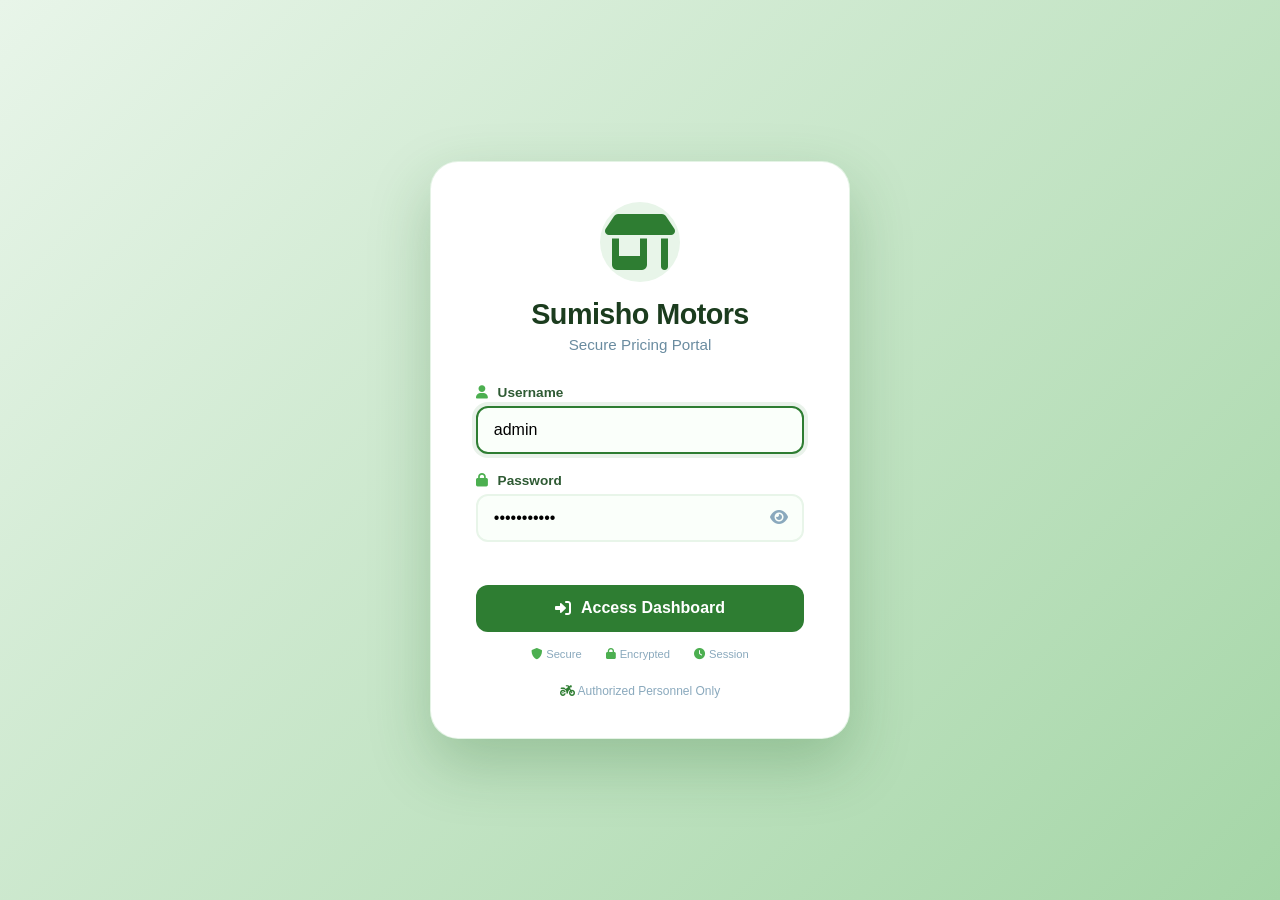
<file: index.html>
<!-- login.html -->
<!DOCTYPE html>
<html lang="en">
<head>
  <meta charset="UTF-8">
  <meta name="viewport" content="width=device-width, initial-scale=1.0">
  <title>Sumisho Motors · Login</title>
  <link rel="stylesheet" href="https://cdnjs.cloudflare.com/ajax/libs/font-awesome/6.0.0-beta3/css/all.min.css">
  <style>
    * {
      margin: 0;
      padding: 0;
      box-sizing: border-box;
      font-family: 'Inter', -apple-system, BlinkMacSystemFont, 'Segoe UI', Roboto, sans-serif;
    }

    body {
      background: linear-gradient(135deg, #e8f5e9 0%, #a5d6a7 100%);
      min-height: 100vh;
      display: flex;
      justify-content: center;
      align-items: center;
      padding: 1.5rem;
    }

    .login-container {
      background: white;
      border-radius: 28px;
      padding: 2.5rem 2.8rem;
      max-width: 420px;
      width: 100%;
      box-shadow: 0 25px 60px rgba(27, 94, 32, 0.25);
      border: 1px solid rgba(76, 175, 80, 0.15);
      animation: slideUp 0.5s ease;
    }

    @keyframes slideUp {
      from { opacity: 0; transform: translateY(30px); }
      to { opacity: 1; transform: translateY(0); }
    }

    .login-header {
      text-align: center;
      margin-bottom: 2rem;
    }

    .login-header .icon {
      font-size: 3.5rem;
      color: #2e7d32;
      background: #e8f5e9;
      width: 80px;
      height: 80px;
      border-radius: 50%;
      display: flex;
      align-items: center;
      justify-content: center;
      margin: 0 auto 1rem;
    }

    .login-header h1 {
      font-size: 1.8rem;
      color: #1b3c1e;
      font-weight: 700;
      letter-spacing: -0.02em;
    }

    .login-header p {
      color: #6a8ca0;
      font-size: 0.95rem;
      margin-top: 0.3rem;
    }

    .form-group {
      margin-bottom: 1.2rem;
    }

    .form-group label {
      display: block;
      font-size: 0.85rem;
      font-weight: 600;
      color: #2e5a33;
      margin-bottom: 6px;
    }

    .form-group label i {
      margin-right: 6px;
      color: #4caf50;
    }

    .form-group input {
      width: 100%;
      padding: 0.8rem 1rem;
      border: 2px solid #e8f5e9;
      border-radius: 12px;
      font-size: 1rem;
      transition: 0.2s;
      background: #fafffa;
    }

    .form-group input:focus {
      border-color: #2e7d32;
      outline: none;
      box-shadow: 0 0 0 4px rgba(46, 125, 50, 0.1);
    }

    .form-group input.error {
      border-color: #c62828;
      background: #ffebee;
    }

    .login-btn {
      width: 100%;
      padding: 0.9rem;
      background: #2e7d32;
      color: white;
      border: none;
      border-radius: 12px;
      font-size: 1rem;
      font-weight: 600;
      cursor: pointer;
      transition: 0.2s;
      display: flex;
      align-items: center;
      justify-content: center;
      gap: 10px;
    }

    .login-btn:hover {
      background: #1b5e20;
      transform: translateY(-2px);
      box-shadow: 0 8px 25px rgba(46, 125, 50, 0.3);
    }

    .login-btn:active {
      transform: translateY(0);
    }

    .error-message {
      color: #c62828;
      font-size: 0.85rem;
      margin-top: 0.5rem;
      text-align: center;
      min-height: 1.5rem;
      font-weight: 500;
    }

    .error-message i {
      margin-right: 6px;
    }

    .login-footer {
      text-align: center;
      margin-top: 1.5rem;
      font-size: 0.75rem;
      color: #8aa9bd;
    }

    .login-footer i {
      color: #2e7d32;
    }

    /* Password toggle */
    .password-wrapper {
      position: relative;
    }

    .password-wrapper input {
      padding-right: 3rem;
    }

    .toggle-password {
      position: absolute;
      right: 12px;
      top: 50%;
      transform: translateY(-50%);
      background: none;
      border: none;
      color: #8aa9bd;
      cursor: pointer;
      font-size: 1rem;
      padding: 4px;
    }

    .toggle-password:hover {
      color: #2e7d32;
    }

    /* Security badge */
    .security-badge {
      display: flex;
      justify-content: center;
      gap: 1.5rem;
      margin-top: 1rem;
      font-size: 0.7rem;
      color: #8aa9bd;
    }

    .security-badge span {
      display: flex;
      align-items: center;
      gap: 4px;
    }

    .security-badge i {
      color: #4caf50;
    }

    @media (max-width: 480px) {
      .login-container {
        padding: 1.8rem 1.2rem;
      }

      .login-header h1 {
        font-size: 1.4rem;
      }
    }
  </style>
</head>
<body>
  <div class="login-container">
    <div class="login-header">
      <div class="icon">
        <i class="fas fa-store-alt"></i>
      </div>
      <h1>Sumisho Motors</h1>
      <p>Secure Pricing Portal</p>
    </div>

    <form id="loginForm" autocomplete="off">
      <div class="form-group">
        <label for="username"><i class="fas fa-user"></i> Username</label>
               <input type="text" id="username" placeholder="Enter username" value="admin" autofocus>
      </div>

      <div class="form-group">
        <label for="password"><i class="fas fa-lock"></i> Password</label>
        <div class="password-wrapper">
          <input type="password" id="password" placeholder="Enter password" value="sumisho2026">
          <button type="button" class="toggle-password" id="togglePassword">
            <i class="fas fa-eye"></i>
          </button>
        </div>
      </div>

      <div id="errorDisplay" class="error-message"></div>

      <button type="submit" class="login-btn">
        <i class="fas fa-sign-in-alt"></i> Access Dashboard
      </button>

      <div class="security-badge">
        <span><i class="fas fa-shield-alt"></i> Secure</span>
        <span><i class="fas fa-lock"></i> Encrypted</span>
        <span><i class="fas fa-clock"></i> Session</span>
      </div>
    </form>

    <div class="login-footer">
      <i class="fas fa-motorcycle"></i> Authorized Personnel Only
    </div>
  </div>

  <script>
    // ===== LOGIN CREDENTIALS =====
    // ⚠️ CHANGE THESE TO YOUR OWN CREDENTIALS
    const VALID_CREDENTIALS = {
      username: 'admin',
      password: 'Admin2002'
    };

    // ===== LOGIN FUNCTIONALITY =====
    const loginForm = document.getElementById('loginForm');
    const usernameInput = document.getElementById('username');
    const passwordInput = document.getElementById('password');
    const errorDisplay = document.getElementById('errorDisplay');
    const togglePasswordBtn = document.getElementById('togglePassword');

    // Toggle password visibility
    togglePasswordBtn.addEventListener('click', function() {
      const type = passwordInput.getAttribute('type') === 'password' ? 'text' : 'password';
      passwordInput.setAttribute('type', type);
      this.querySelector('i').classList.toggle('fa-eye');
      this.querySelector('i').classList.toggle('fa-eye-slash');
    });

    // Handle login
    loginForm.addEventListener('submit', function(e) {
      e.preventDefault();

      const username = usernameInput.value.trim();
      const password = passwordInput.value.trim();

      // Clear previous error styles
      usernameInput.classList.remove('error');
      passwordInput.classList.remove('error');
      errorDisplay.textContent = '';

      // Validate credentials
      if (username === VALID_CREDENTIALS.username && password === VALID_CREDENTIALS.password) {
        // ✅ Login successful
        // Store login session
        sessionStorage.setItem('isLoggedIn', 'true');
        sessionStorage.setItem('loginTime', Date.now().toString());

        // Redirect to main page
        window.location.href = 'motorcyles.html';
      } else {
        // ❌ Login failed
        errorDisplay.innerHTML = '<i class="fas fa-exclamation-circle"></i> Invalid username or password.';

        // Highlight error fields
        if (username !== VALID_CREDENTIALS.username) {
          usernameInput.classList.add('error');
        }
        if (password !== VALID_CREDENTIALS.password) {
          passwordInput.classList.add('error');
        }

        // Shake animation
        loginForm.style.animation = 'shake 0.5s ease';
        setTimeout(() => {
          loginForm.style.animation = '';
        }, 500);

        // Clear password
        passwordInput.value = '';
        passwordInput.focus();
      }
    });

    // Add shake animation
    const styleSheet = document.createElement('style');
    styleSheet.textContent = `
      @keyframes shake {
        0%, 100% { transform: translateX(0); }
        20% { transform: translateX(-10px); }
        40% { transform: translateX(10px); }
        60% { transform: translateX(-5px); }
        80% { transform: translateX(5px); }
      }
    `;
    document.head.appendChild(styleSheet);

    // Enter key to submit
    document.addEventListener('keydown', function(e) {
      if (e.key === 'Enter') {
        const active = document.activeElement;
        if (active === usernameInput || active === passwordInput) {
          loginForm.dispatchEvent(new Event('submit'));
        }
      }
    });

    // Check if already logged in (prevent back navigation issues)
    window.addEventListener('load', function() {
      if (sessionStorage.getItem('isLoggedIn') === 'true') {
        // If already logged in, redirect to main page
        window.location.href = 'index.html';
      }
    });
  </script>
</body>
</html>
</file>
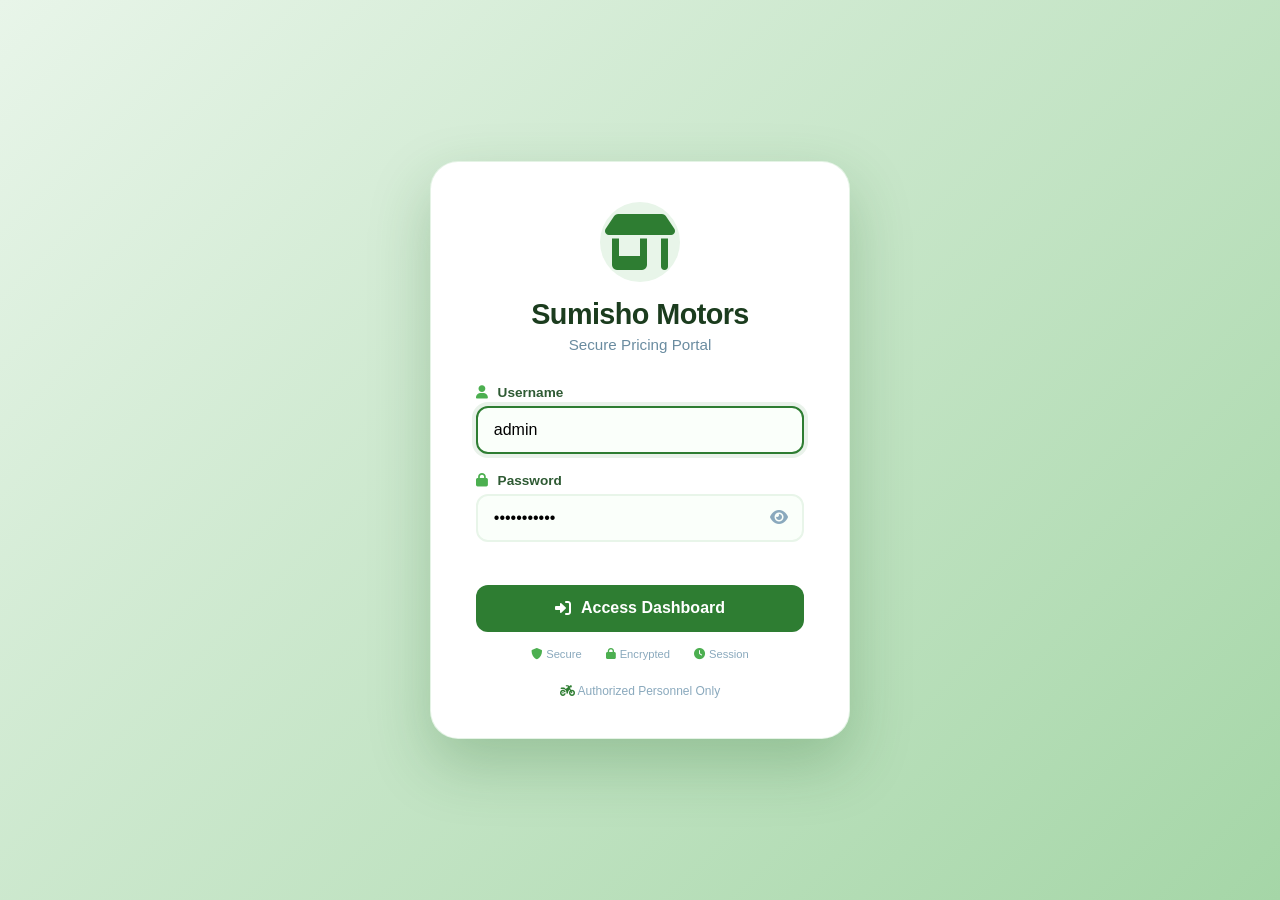
<file: login.html>
<!-- login.html -->
<!DOCTYPE html>
<html lang="en">
<head>
  <meta charset="UTF-8">
  <meta name="viewport" content="width=device-width, initial-scale=1.0">
  <title>Sumisho Motors · Login</title>
  <link rel="stylesheet" href="https://cdnjs.cloudflare.com/ajax/libs/font-awesome/6.0.0-beta3/css/all.min.css">
  <style>
    * {
      margin: 0;
      padding: 0;
      box-sizing: border-box;
      font-family: 'Inter', -apple-system, BlinkMacSystemFont, 'Segoe UI', Roboto, sans-serif;
    }

    body {
      background: linear-gradient(135deg, #e8f5e9 0%, #a5d6a7 100%);
      min-height: 100vh;
      display: flex;
      justify-content: center;
      align-items: center;
      padding: 1.5rem;
    }

    .login-container {
      background: white;
      border-radius: 28px;
      padding: 2.5rem 2.8rem;
      max-width: 420px;
      width: 100%;
      box-shadow: 0 25px 60px rgba(27, 94, 32, 0.25);
      border: 1px solid rgba(76, 175, 80, 0.15);
      animation: slideUp 0.5s ease;
    }

    @keyframes slideUp {
      from { opacity: 0; transform: translateY(30px); }
      to { opacity: 1; transform: translateY(0); }
    }

    .login-header {
      text-align: center;
      margin-bottom: 2rem;
    }

    .login-header .icon {
      font-size: 3.5rem;
      color: #2e7d32;
      background: #e8f5e9;
      width: 80px;
      height: 80px;
      border-radius: 50%;
      display: flex;
      align-items: center;
      justify-content: center;
      margin: 0 auto 1rem;
    }

    .login-header h1 {
      font-size: 1.8rem;
      color: #1b3c1e;
      font-weight: 700;
      letter-spacing: -0.02em;
    }

    .login-header p {
      color: #6a8ca0;
      font-size: 0.95rem;
      margin-top: 0.3rem;
    }

    .form-group {
      margin-bottom: 1.2rem;
    }

    .form-group label {
      display: block;
      font-size: 0.85rem;
      font-weight: 600;
      color: #2e5a33;
      margin-bottom: 6px;
    }

    .form-group label i {
      margin-right: 6px;
      color: #4caf50;
    }

    .form-group input {
      width: 100%;
      padding: 0.8rem 1rem;
      border: 2px solid #e8f5e9;
      border-radius: 12px;
      font-size: 1rem;
      transition: 0.2s;
      background: #fafffa;
    }

    .form-group input:focus {
      border-color: #2e7d32;
      outline: none;
      box-shadow: 0 0 0 4px rgba(46, 125, 50, 0.1);
    }

    .form-group input.error {
      border-color: #c62828;
      background: #ffebee;
    }

    .login-btn {
      width: 100%;
      padding: 0.9rem;
      background: #2e7d32;
      color: white;
      border: none;
      border-radius: 12px;
      font-size: 1rem;
      font-weight: 600;
      cursor: pointer;
      transition: 0.2s;
      display: flex;
      align-items: center;
      justify-content: center;
      gap: 10px;
    }

    .login-btn:hover {
      background: #1b5e20;
      transform: translateY(-2px);
      box-shadow: 0 8px 25px rgba(46, 125, 50, 0.3);
    }

    .login-btn:active {
      transform: translateY(0);
    }

    .error-message {
      color: #c62828;
      font-size: 0.85rem;
      margin-top: 0.5rem;
      text-align: center;
      min-height: 1.5rem;
      font-weight: 500;
    }

    .error-message i {
      margin-right: 6px;
    }

    .login-footer {
      text-align: center;
      margin-top: 1.5rem;
      font-size: 0.75rem;
      color: #8aa9bd;
    }

    .login-footer i {
      color: #2e7d32;
    }

    /* Password toggle */
    .password-wrapper {
      position: relative;
    }

    .password-wrapper input {
      padding-right: 3rem;
    }

    .toggle-password {
      position: absolute;
      right: 12px;
      top: 50%;
      transform: translateY(-50%);
      background: none;
      border: none;
      color: #8aa9bd;
      cursor: pointer;
      font-size: 1rem;
      padding: 4px;
    }

    .toggle-password:hover {
      color: #2e7d32;
    }

    /* Security badge */
    .security-badge {
      display: flex;
      justify-content: center;
      gap: 1.5rem;
      margin-top: 1rem;
      font-size: 0.7rem;
      color: #8aa9bd;
    }

    .security-badge span {
      display: flex;
      align-items: center;
      gap: 4px;
    }

    .security-badge i {
      color: #4caf50;
    }

    @media (max-width: 480px) {
      .login-container {
        padding: 1.8rem 1.2rem;
      }

      .login-header h1 {
        font-size: 1.4rem;
      }
    }
  </style>
</head>
<body>
  <div class="login-container">
    <div class="login-header">
      <div class="icon">
        <i class="fas fa-store-alt"></i>
      </div>
      <h1>Sumisho Motors</h1>
      <p>Secure Pricing Portal</p>
    </div>

    <form id="loginForm" autocomplete="off">
      <div class="form-group">
        <label for="username"><i class="fas fa-user"></i> Username</label>
        <input type="text" id="username" placeholder="Enter username" value="admin" autofocus>
      </div>

      <div class="form-group">
        <label for="password"><i class="fas fa-lock"></i> Password</label>
        <div class="password-wrapper">
          <input type="password" id="password" placeholder="Enter password" value="sumisho2026">
          <button type="button" class="toggle-password" id="togglePassword">
            <i class="fas fa-eye"></i>
          </button>
        </div>
      </div>

      <div id="errorDisplay" class="error-message"></div>

      <button type="submit" class="login-btn">
        <i class="fas fa-sign-in-alt"></i> Access Dashboard
      </button>

      <div class="security-badge">
        <span><i class="fas fa-shield-alt"></i> Secure</span>
        <span><i class="fas fa-lock"></i> Encrypted</span>
        <span><i class="fas fa-clock"></i> Session</span>
      </div>
    </form>

    <div class="login-footer">
      <i class="fas fa-motorcycle"></i> Authorized Personnel Only
    </div>
  </div>

  <script>
    // ===== LOGIN CREDENTIALS =====
    // ⚠️ CHANGE THESE TO YOUR OWN CREDENTIALS
    const VALID_CREDENTIALS = {
      username: 'admin',
      password: 'sumisho2026'
    };

    // ===== LOGIN FUNCTIONALITY =====
    const loginForm = document.getElementById('loginForm');
    const usernameInput = document.getElementById('username');
    const passwordInput = document.getElementById('password');
    const errorDisplay = document.getElementById('errorDisplay');
    const togglePasswordBtn = document.getElementById('togglePassword');

    // Toggle password visibility
    togglePasswordBtn.addEventListener('click', function() {
      const type = passwordInput.getAttribute('type') === 'password' ? 'text' : 'password';
      passwordInput.setAttribute('type', type);
      this.querySelector('i').classList.toggle('fa-eye');
      this.querySelector('i').classList.toggle('fa-eye-slash');
    });

    // Handle login
    loginForm.addEventListener('submit', function(e) {
      e.preventDefault();

      const username = usernameInput.value.trim();
      const password = passwordInput.value.trim();

      // Clear previous error styles
      usernameInput.classList.remove('error');
      passwordInput.classList.remove('error');
      errorDisplay.textContent = '';

      // Validate credentials
      if (username === VALID_CREDENTIALS.username && password === VALID_CREDENTIALS.password) {
        // ✅ Login successful
        // Store login session
        sessionStorage.setItem('isLoggedIn', 'true');
        sessionStorage.setItem('loginTime', Date.now().toString());

        // Redirect to main page
        window.location.href = 'index.html';
      } else {
        // ❌ Login failed
        errorDisplay.innerHTML = '<i class="fas fa-exclamation-circle"></i> Invalid username or password.';

        // Highlight error fields
        if (username !== VALID_CREDENTIALS.username) {
          usernameInput.classList.add('error');
        }
        if (password !== VALID_CREDENTIALS.password) {
          passwordInput.classList.add('error');
        }

        // Shake animation
        loginForm.style.animation = 'shake 0.5s ease';
        setTimeout(() => {
          loginForm.style.animation = '';
        }, 500);

        // Clear password
        passwordInput.value = '';
        passwordInput.focus();
      }
    });

    // Add shake animation
    const styleSheet = document.createElement('style');
    styleSheet.textContent = `
      @keyframes shake {
        0%, 100% { transform: translateX(0); }
        20% { transform: translateX(-10px); }
        40% { transform: translateX(10px); }
        60% { transform: translateX(-5px); }
        80% { transform: translateX(5px); }
      }
    `;
    document.head.appendChild(styleSheet);

    // Enter key to submit
    document.addEventListener('keydown', function(e) {
      if (e.key === 'Enter') {
        const active = document.activeElement;
        if (active === usernameInput || active === passwordInput) {
          loginForm.dispatchEvent(new Event('submit'));
        }
      }
    });

    // Check if already logged in (prevent back navigation issues)
    window.addEventListener('load', function() {
      if (sessionStorage.getItem('isLoggedIn') === 'true') {
        // If already logged in, redirect to main page
        window.location.href = 'index.html';
      }
    });
  </script>
</body>
</html>
</file>
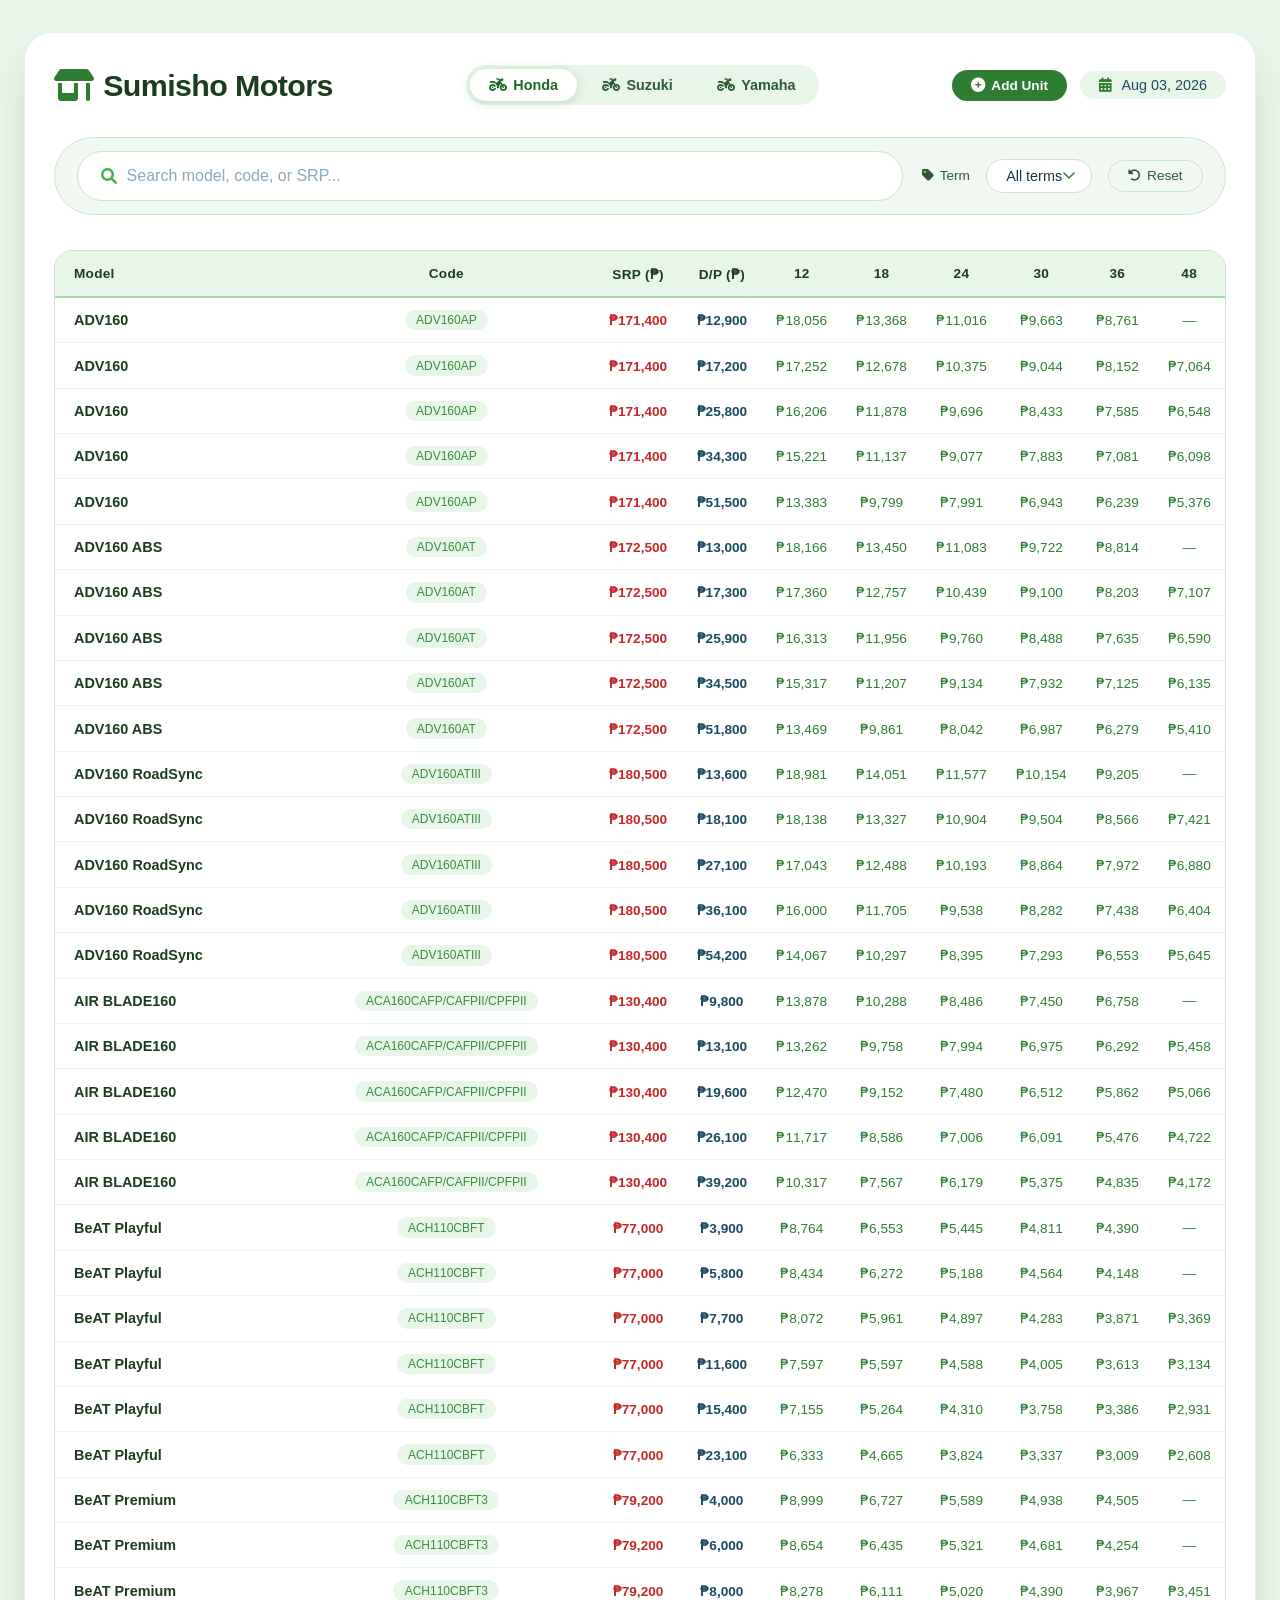
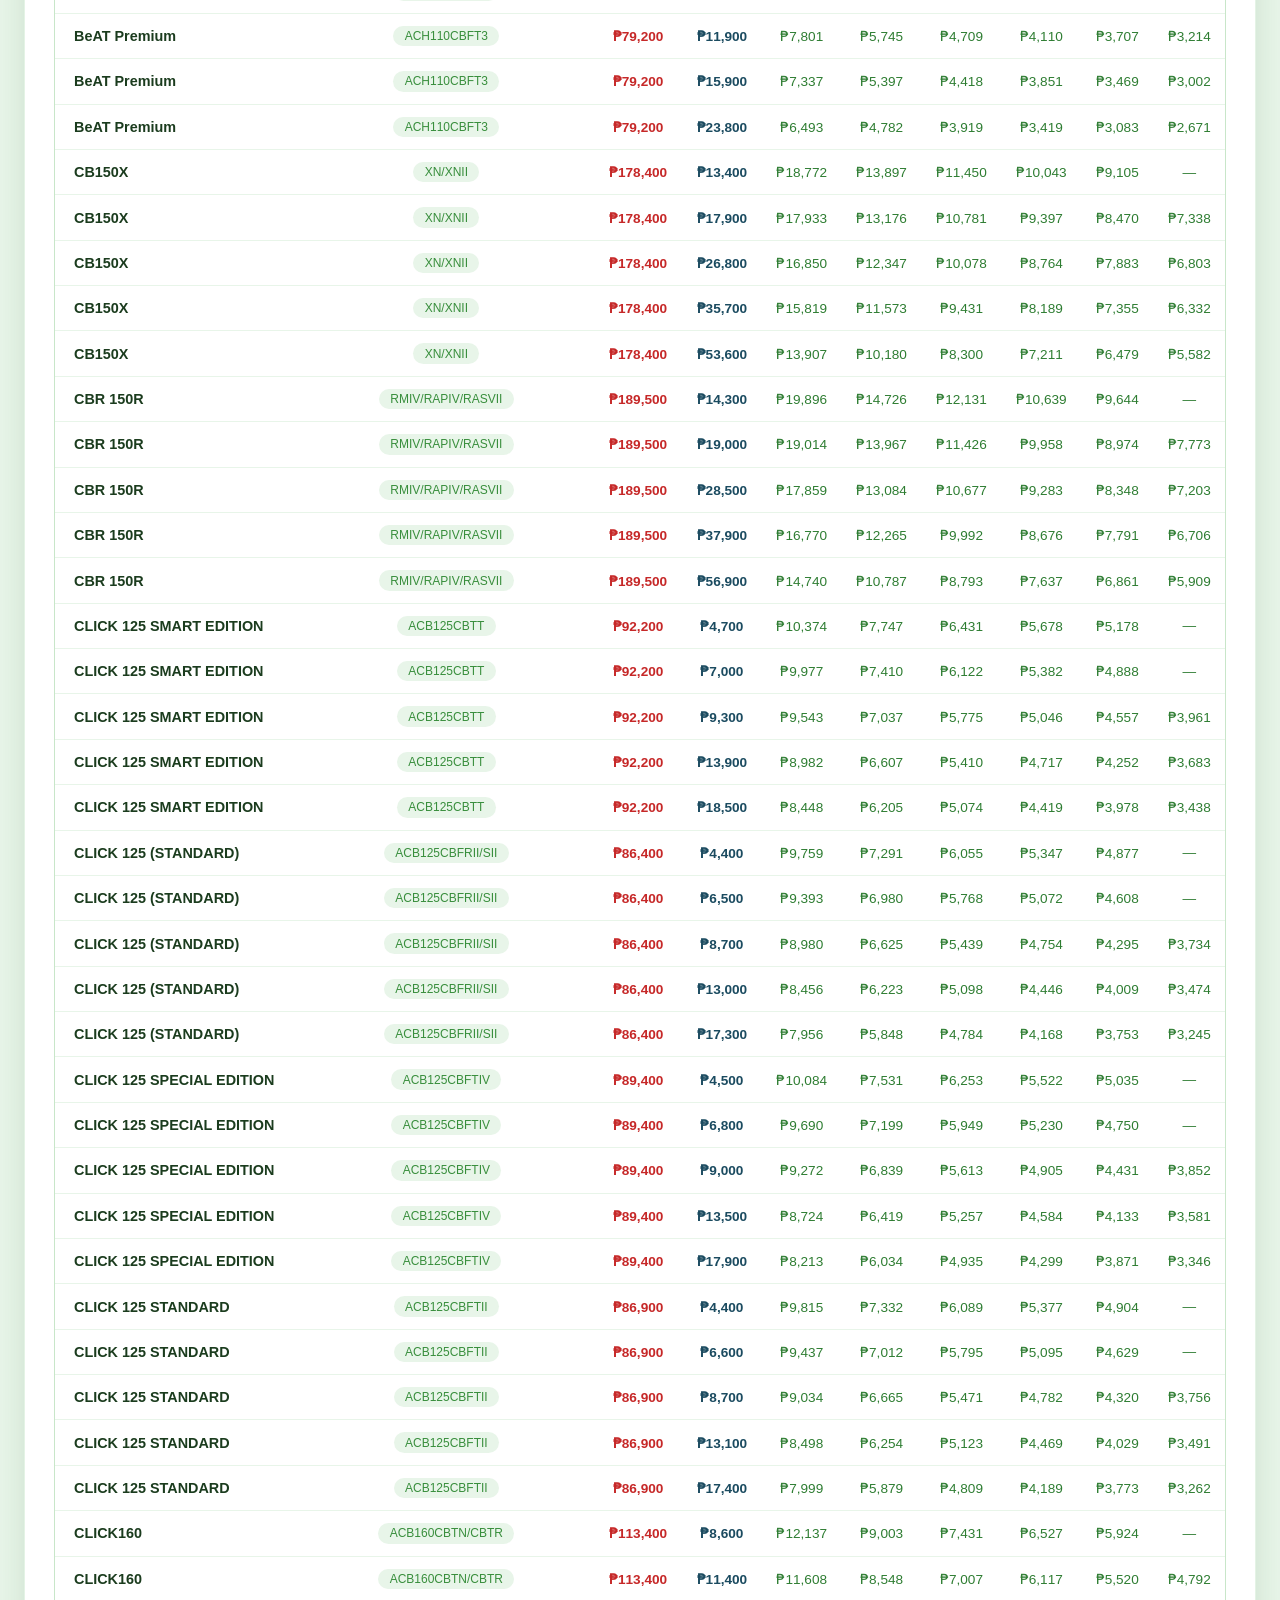
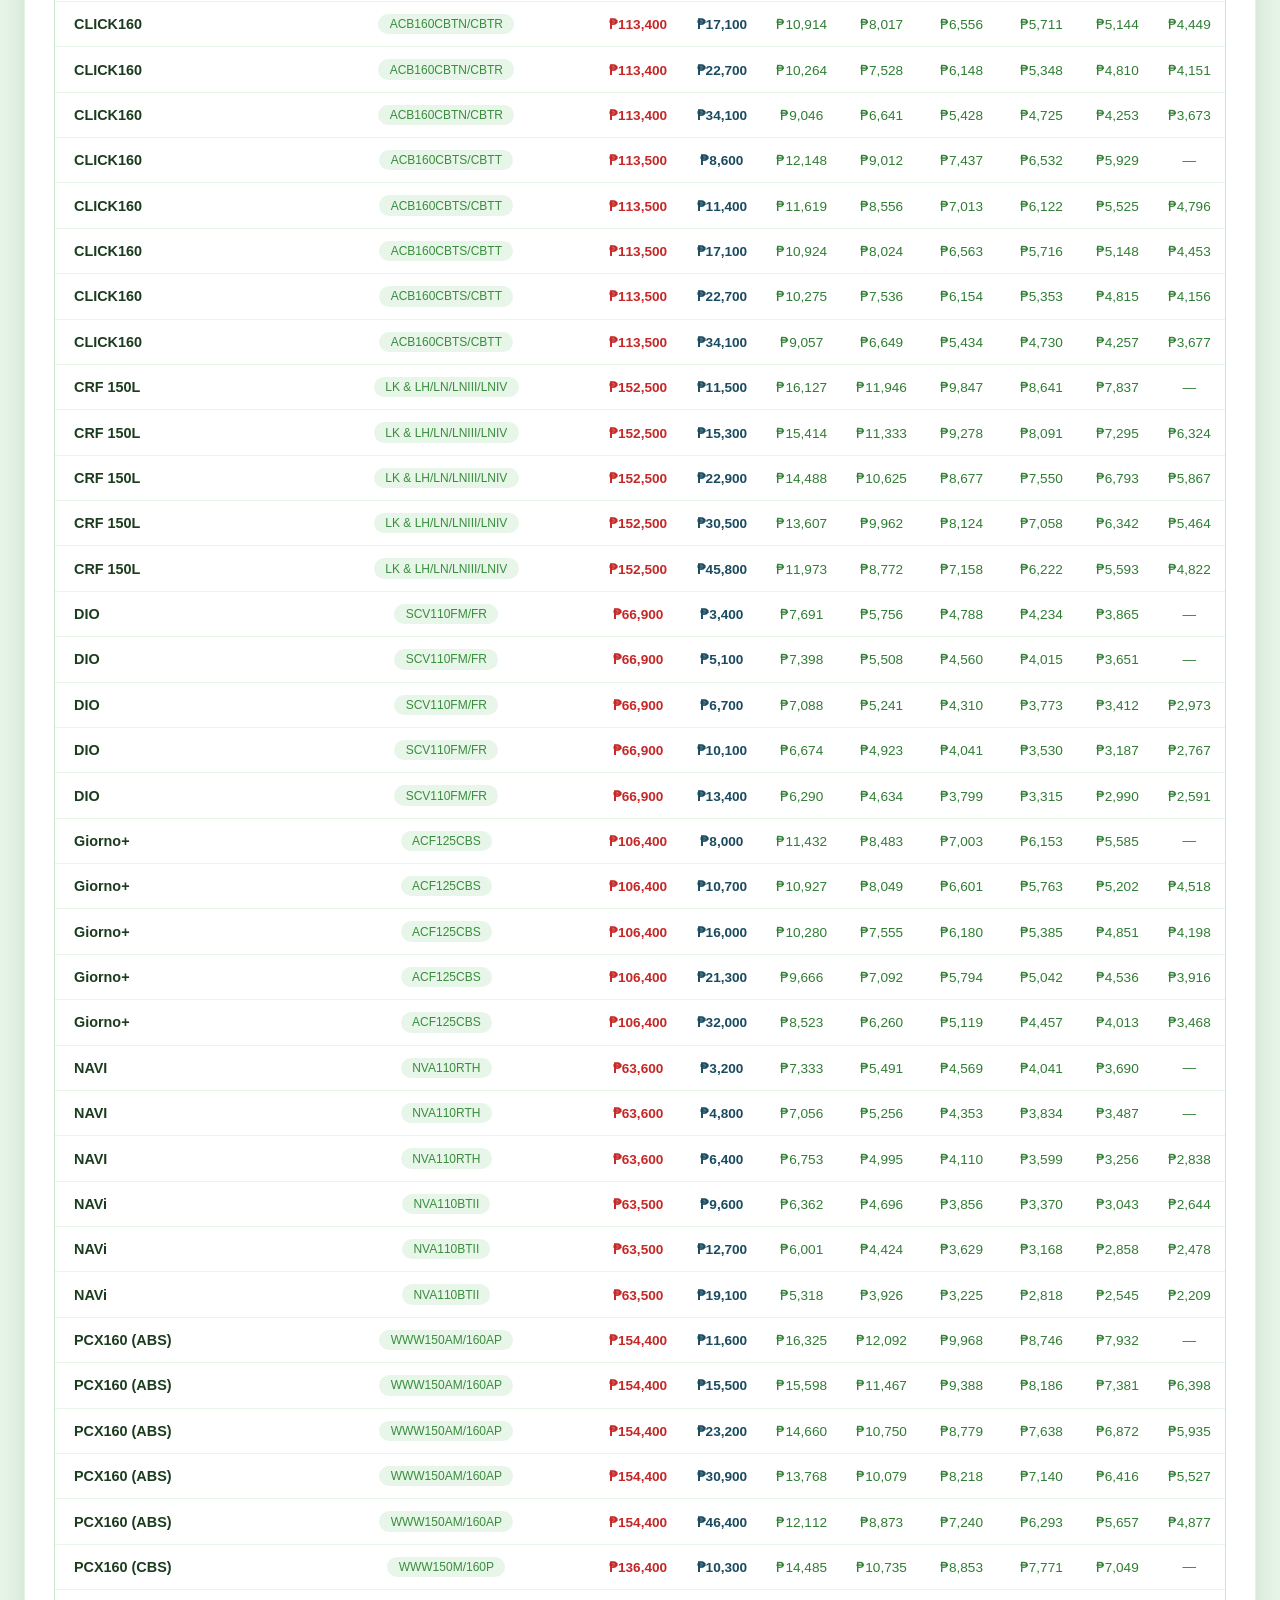
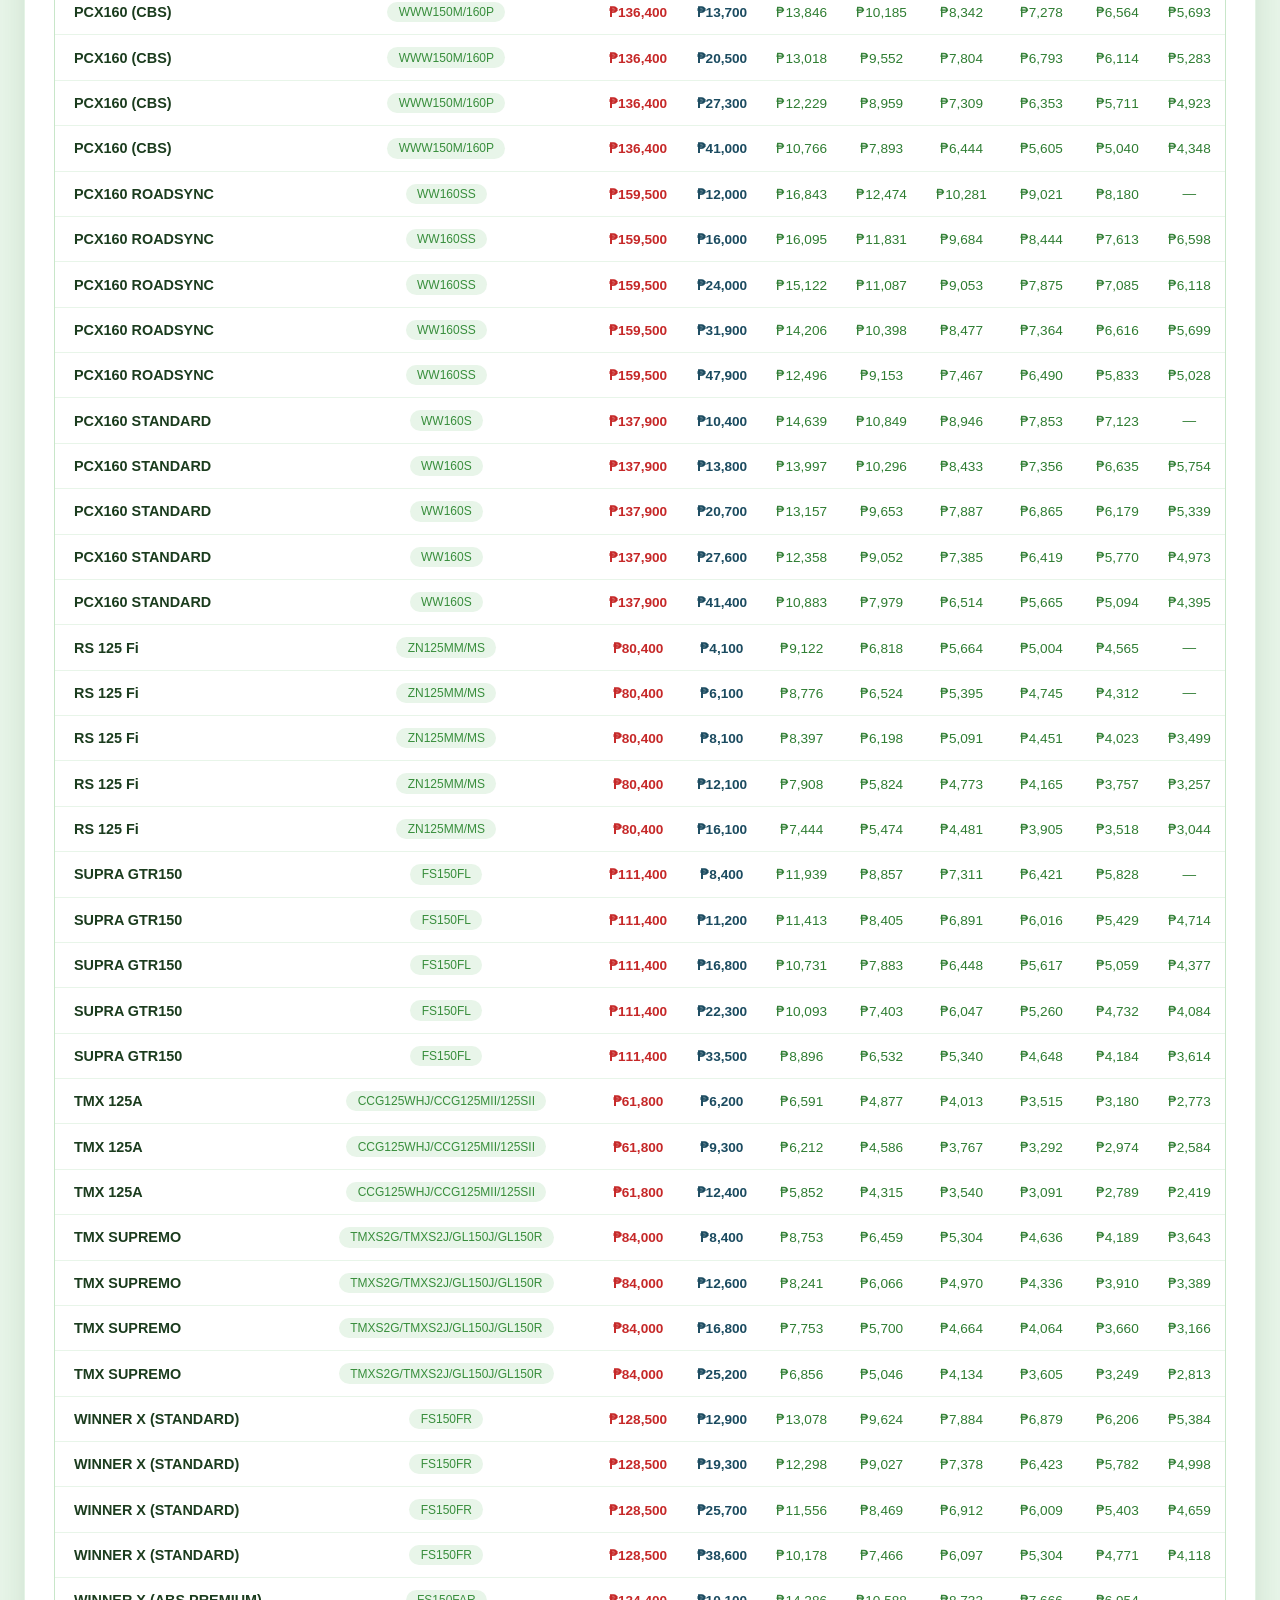
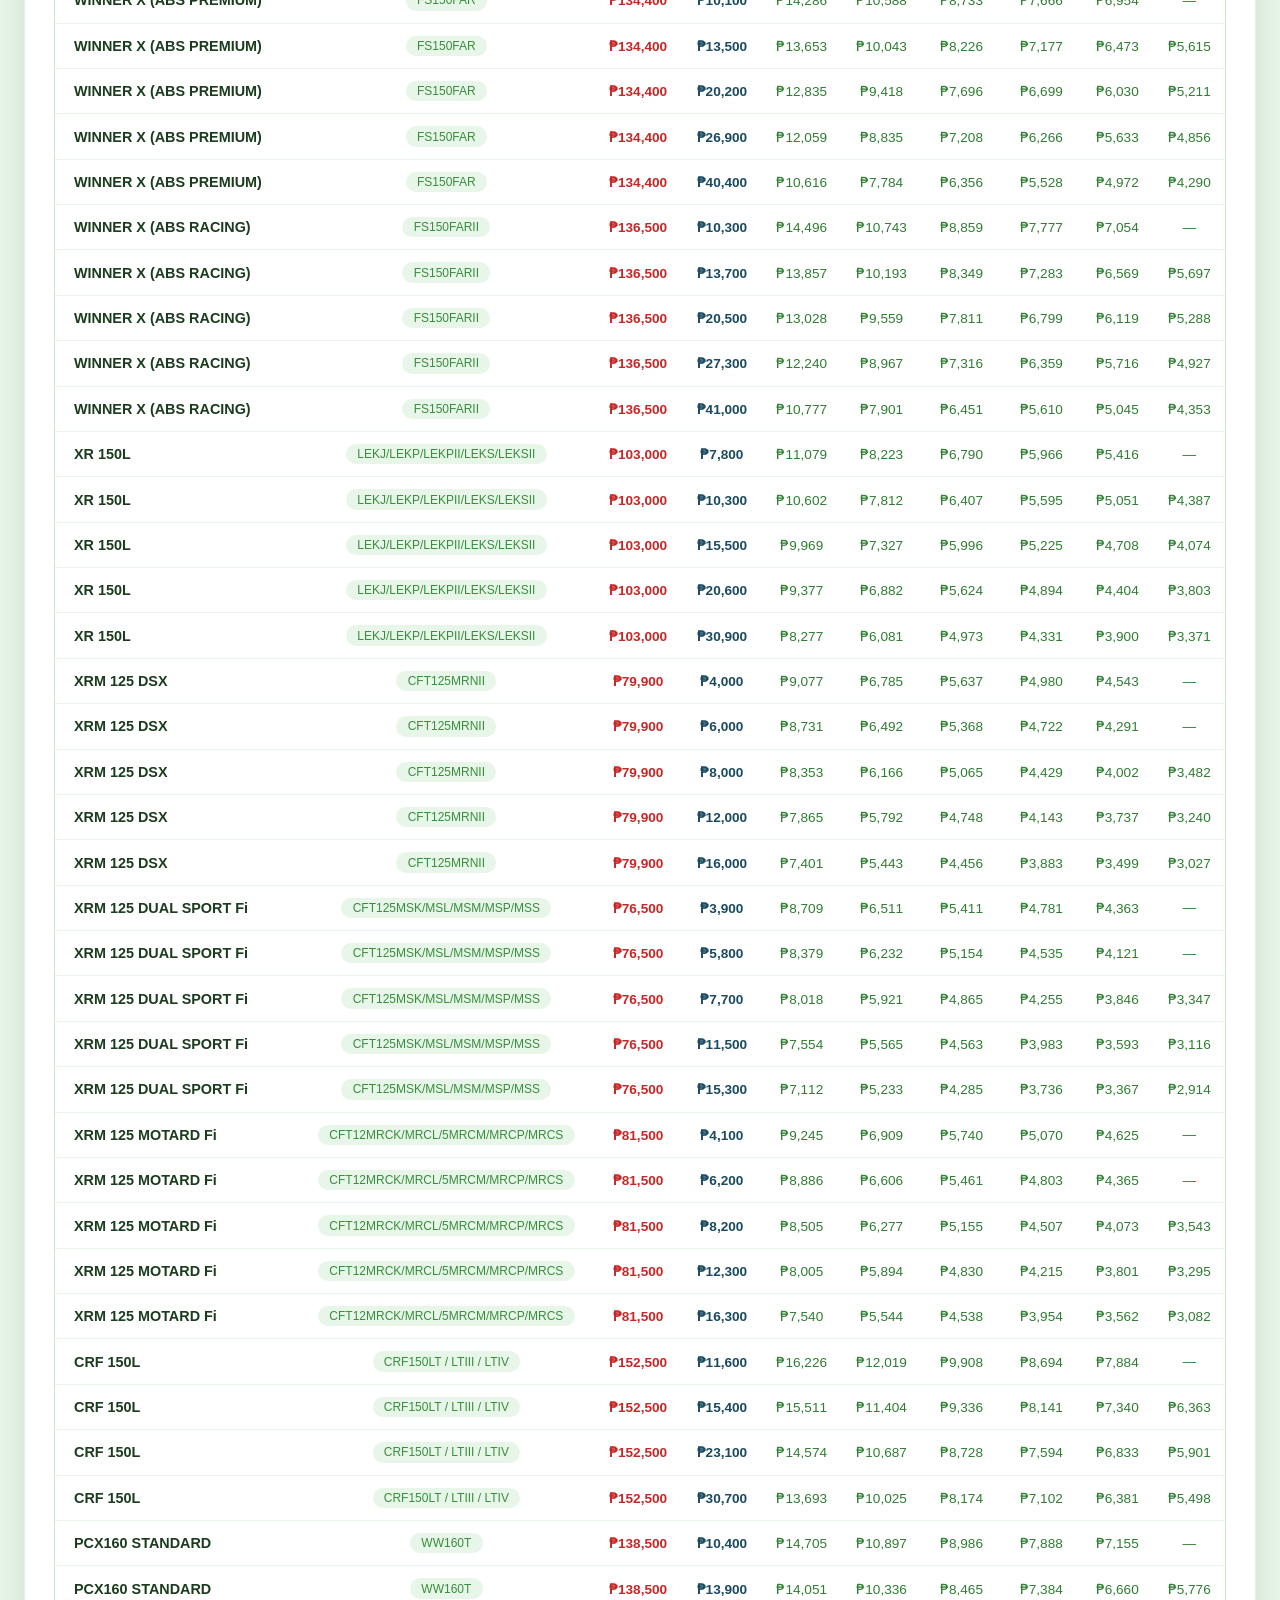
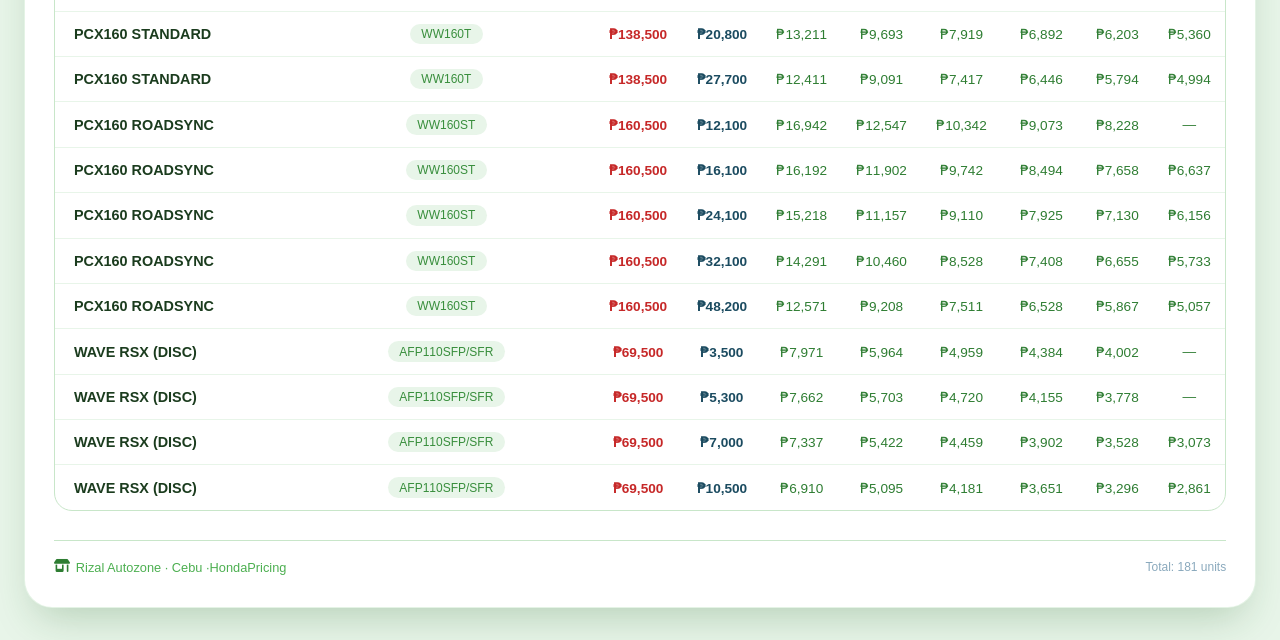
<file: motorcyles.html>
<!DOCTYPE html>
<html lang="en">
<head>
  <meta charset="UTF-8">
  <meta name="viewport" content="width=device-width, initial-scale=1.0">
  <title>Sumisho Motor · Honda · Suzuki · Yamaha Pricing</title>
  <!-- Font Awesome -->
  <link rel="stylesheet" href="https://cdnjs.cloudflare.com/ajax/libs/font-awesome/6.0.0-beta3/css/all.min.css">
  <!-- external CSS -->
  <link rel="stylesheet" href="style.css">
</head>
<body>
  <div class="container" id="app">
    <!-- header -->
    <div class="header">
      <h1><i class="fas fa-store-alt"></i> Sumisho Motors</h1>
      <div class="brand-switch">
        <button class="brand-btn active" data-brand="honda"><i class="fas fa-motorcycle"></i> Honda</button>
        <button class="brand-btn" data-brand="suzuki"><i class="fas fa-motorcycle"></i> Suzuki</button>
        <button class="brand-btn" data-brand="yamaha"><i class="fas fa-motorcycle"></i> Yamaha</button>
      </div>
      <div class="header-actions">
        <button class="add-btn" id="addUnitBtn"><i class="fas fa-plus-circle"></i> Add Unit</button>
        <span class="badge"><i class="fas fa-calendar-alt"></i> <span id="dateDisplay">Aug 03, 2026</span></span>
      </div>
    </div>

    <!-- search & filters -->
    <div class="search-section">
      <div class="search-wrapper">
        <i class="fas fa-search"></i>
        <input type="text" id="searchInput" placeholder="Search model, code, or SRP..." autocomplete="off">
      </div>
      <div class="filter-group">
        <label><i class="fas fa-tag"></i> Term</label>
        <select id="termFilter">
          <option value="all">All terms</option>
          <option value="12">12 mo.</option>
          <option value="18">18 mo.</option>
          <option value="24">24 mo.</option>
          <option value="30">30 mo.</option>
          <option value="36">36 mo.</option>
          <option value="48">48 mo.</option>
        </select>
        <button class="reset-btn" id="resetBtn"><i class="fas fa-undo-alt"></i> Reset</button>
      </div>
    </div>

    <!-- table -->
    <div class="table-responsive">
      <table id="priceTable">
        <thead>
          <tr>
            <th style="text-align:left; padding-left:1.2rem;">Model</th>
            <th>Code</th>
            <th>SRP (₱)</th>
            <th>D/P (₱)</th>
            <th>12</th>
            <th>18</th>
            <th>24</th>
            <th>30</th>
            <th>36</th>
            <th>48</th>
          </tr>
        </thead>
        <tbody id="tableBody">
          <!-- rows injected by JS -->
        </tbody>
      </table>
    </div>
    <div class="footer-note">
      <i class="fas fa-store-alt"></i> Rizal Autozone · Cebu · <span id="brandFooter">Honda</span> Pricing
      <span style="margin-left: auto; font-size: 0.75rem; color: #8aa9bd;">Total: <span id="rowCount">0</span> units</span>
    </div>
  </div>

  <!-- Modal for adding new unit -->
  <div class="modal-overlay" id="addModal">
    <div class="modal">
      <div class="modal-header">
        <h3><i class="fas fa-plus-circle"></i> Add New Motorcycle Unit</h3>
        <button class="modal-close" id="modalCloseBtn">&times;</button>
      </div>
      <form id="addForm">
        <div class="form-row">
          <div class="form-group">
            <label for="newModel">Model Name *</label>
            <input type="text" id="newModel" placeholder="e.g. ADV160" required>
          </div>
          <div class="form-group">
            <label for="newCode">Code</label>
            <input type="text" id="newCode" placeholder="e.g. ADV160AP">
          </div>
        </div>
        <div class="form-row">
          <div class="form-group">
            <label for="newSRP">SRP (₱) *</label>
            <input type="number" id="newSRP" placeholder="171400" required>
          </div>
          <div class="form-group">
            <label for="newDP">Down Payment (₱) *</label>
            <input type="number" id="newDP" placeholder="12900" required>
          </div>
        </div>
        <div class="form-row">
          <div class="form-group">
            <label for="newM12">12 mo.</label>
            <input type="text" id="newM12" placeholder="18056 or N/A">
          </div>
          <div class="form-group">
            <label for="newM18">18 mo.</label>
            <input type="text" id="newM18" placeholder="13368 or N/A">
          </div>
          <div class="form-group">
            <label for="newM24">24 mo.</label>
            <input type="text" id="newM24" placeholder="11016 or N/A">
          </div>
        </div>
        <div class="form-row">
          <div class="form-group">
            <label for="newM30">30 mo.</label>
            <input type="text" id="newM30" placeholder="9663 or N/A">
          </div>
          <div class="form-group">
            <label for="newM36">36 mo.</label>
            <input type="text" id="newM36" placeholder="8761 or N/A">
          </div>
          <div class="form-group">
            <label for="newM48">48 mo.</label>
            <input type="text" id="newM48" placeholder="N/A">
          </div>
        </div>
        <div class="form-actions">
          <button type="button" class="btn-cancel" id="modalCancelBtn">Cancel</button>
          <button type="submit" class="btn-submit"><i class="fas fa-save"></i> Add Unit</button>
        </div>
      </form>
    </div>
  </div>

  <!-- external JavaScript -->
  <script src="script.js"></script>
</body>
</html>
</file>
<file: style.css>
/* style.css - Green Theme */
* {
  margin: 0;
  padding: 0;
  box-sizing: border-box;
  font-family: 'Inter', -apple-system, BlinkMacSystemFont, 'Segoe UI', Roboto, sans-serif;
}

body {
  background: #e8f5e9;
  padding: 2rem 1.5rem;
  min-height: 100vh;
  display: flex;
  flex-direction: column;
  align-items: center;
}

.container {
  max-width: 1400px;
  width: 100%;
  background: white;
  border-radius: 28px;
  box-shadow: 0 20px 40px -12px rgba(27, 94, 32, 0.25);
  padding: 2rem 1.8rem;
  transition: 0.2s;
  border: 1px solid rgba(76, 175, 80, 0.15);
}

/* header */
.header {
  display: flex;
  flex-wrap: wrap;
  align-items: center;
  justify-content: space-between;
  margin-bottom: 2rem;
  gap: 1rem 0.5rem;
}

.header h1 {
  font-size: 1.9rem;
  font-weight: 600;
  letter-spacing: -0.02em;
  color: #1b3c1e;
  display: flex;
  align-items: center;
  gap: 10px;
}

.header h1 i {
  color: #2e7d32;
  font-size: 2rem;
}

.header-actions {
  display: flex;
  align-items: center;
  gap: 0.8rem;
  flex-wrap: wrap;
}

.brand-switch {
  display: flex;
  gap: 6px;
  background: #e8f5e9;
  padding: 4px;
  border-radius: 40px;
  flex-wrap: wrap;
}

.brand-btn {
  background: transparent;
  border: none;
  padding: 0.5rem 1.2rem;
  border-radius: 30px;
  font-weight: 600;
  font-size: 0.9rem;
  color: #2e5a33;
  cursor: pointer;
  transition: 0.15s;
  display: flex;
  align-items: center;
  gap: 6px;
}

.brand-btn.active {
  background: white;
  color: #1b6b20;
  box-shadow: 0 2px 12px rgba(46, 125, 50, 0.2);
}

.brand-btn i {
  font-size: 0.9rem;
}

.add-btn {
  background: #2e7d32;
  color: white;
  border: none;
  padding: 0.5rem 1.2rem;
  border-radius: 40px;
  font-weight: 600;
  font-size: 0.85rem;
  cursor: pointer;
  transition: 0.15s;
  display: flex;
  align-items: center;
  gap: 6px;
  white-space: nowrap;
}

.add-btn:hover {
  background: #1b5e20;
  transform: scale(1.02);
  box-shadow: 0 4px 15px rgba(46, 125, 50, 0.3);
}

.add-btn i {
  font-size: 0.9rem;
}

.badge {
  background: #e8f5e9;
  padding: 0.4rem 1.2rem;
  border-radius: 40px;
  font-size: 0.9rem;
  color: #1e4a5f;
  font-weight: 500;
}

.badge i {
  margin-right: 6px;
  color: #2e7d32;
}

/* search + filter */
.search-section {
  display: flex;
  flex-wrap: wrap;
  align-items: center;
  gap: 0.8rem 1.2rem;
  margin-bottom: 2.2rem;
  background: #f1f8f2;
  padding: 0.8rem 1.4rem;
  border-radius: 60px;
  border: 1px solid #c8e6c9;
}

.search-wrapper {
  flex: 2;
  min-width: 200px;
  display: flex;
  align-items: center;
  background: white;
  padding: 0.2rem 1rem 0.2rem 1.4rem;
  border-radius: 40px;
  border: 1px solid #c8e6c9;
  transition: 0.15s;
}

.search-wrapper:focus-within {
  border-color: #2e7d32;
  box-shadow: 0 0 0 3px rgba(46, 125, 50, 0.12);
}

.search-wrapper i {
  color: #4caf50;
  font-size: 1rem;
  margin-right: 10px;
}

.search-wrapper input {
  border: none;
  padding: 0.75rem 0;
  width: 100%;
  font-size: 1rem;
  background: transparent;
  outline: none;
  color: #1b3c1e;
}

.search-wrapper input::placeholder {
  color: #8aa9bd;
  font-weight: 400;
}

.filter-group {
  display: flex;
  flex-wrap: wrap;
  align-items: center;
  gap: 0.6rem 1rem;
}

.filter-group label {
  font-size: 0.85rem;
  font-weight: 500;
  color: #2e5a33;
  display: flex;
  align-items: center;
  gap: 6px;
}

.filter-group select {
  background: white;
  border: 1px solid #c8e6c9;
  border-radius: 30px;
  padding: 0.5rem 1.8rem 0.5rem 1.2rem;
  font-size: 0.9rem;
  color: #1a3343;
  font-weight: 500;
  appearance: none;
  background-image: url("data:image/svg+xml,%3Csvg xmlns='http://www.w3.org/2000/svg' width='12' height='12' viewBox='0 0 12 8'%3E%3Cpath d='M1 1l5 5 5-5' stroke='%232e7d32' stroke-width='1.5' fill='none' stroke-linecap='round'/%3E%3C/svg%3E");
  background-repeat: no-repeat;
  background-position: right 1rem center;
  background-size: 12px;
  cursor: pointer;
}

.filter-group select:focus {
  border-color: #2e7d32;
  outline: none;
}

.reset-btn {
  background: transparent;
  border: 1px solid #c8e6c9;
  border-radius: 30px;
  padding: 0.45rem 1.2rem;
  font-size: 0.85rem;
  font-weight: 500;
  color: #2e5a33;
  cursor: pointer;
  transition: 0.15s;
  display: flex;
  align-items: center;
  gap: 6px;
}

.reset-btn:hover {
  background: #e8f5e9;
  border-color: #4caf50;
}

.reset-btn i {
  font-size: 0.8rem;
}

/* table wrapper */
.table-responsive {
  overflow-x: auto;
  border-radius: 18px;
  border: 1px solid #c8e6c9;
  background: white;
}

table {
  width: 100%;
  border-collapse: collapse;
  font-size: 0.85rem;
  min-width: 800px;
  white-space: nowrap;
}

th {
  background: #e8f5e9;
  color: #1b3c1e;
  font-weight: 600;
  padding: 0.9rem 0.8rem;
  text-align: center;
  border-bottom: 2px solid #a5d6a7;
  letter-spacing: 0.02em;
}

td {
  padding: 0.75rem 0.8rem;
  border-bottom: 1px solid #e8f5e9;
  text-align: center;
  color: #1f3e52;
}

tr:last-child td {
  border-bottom: none;
}

tr:hover td {
  background: #f1f8f2;
}

tr.hidden-row {
  display: none;
}

.model-name {
  font-weight: 600;
  color: #1b3c1e;
  text-align: left;
  padding-left: 1.2rem;
  font-size: 0.9rem;
}

.model-code {
  color: #388e3c;
  font-size: 0.75rem;
  font-weight: 500;
  background: #e8f5e9;
  padding: 0.2rem 0.7rem;
  border-radius: 30px;
  display: inline-block;
}

.srp {
  font-weight: 700;
  color: #c62828;
}

.dp {
  font-weight: 600;
  color: #1b4b60;
}

.installment {
  font-weight: 500;
  color: #2e7d32;
}

.empty-state {
  padding: 3rem 1rem;
  text-align: center;
  color: #6a8ca0;
  font-size: 1rem;
}

.empty-state i {
  font-size: 2.2rem;
  color: #a5d6a7;
  margin-bottom: 0.6rem;
  display: block;
}

.footer-note {
  margin-top: 1.8rem;
  display: flex;
  justify-content: flex-end;
  font-size: 0.8rem;
  color: #4caf50;
  border-top: 1px solid #c8e6c9;
  padding-top: 1.2rem;
}

.footer-note i {
  margin-right: 6px;
  color: #2e7d32;
}

/* Modal */
.modal-overlay {
  display: none;
  position: fixed;
  top: 0;
  left: 0;
  width: 100%;
  height: 100%;
  background: rgba(0, 0, 0, 0.45);
  backdrop-filter: blur(3px);
  z-index: 1000;
  justify-content: center;
  align-items: center;
  padding: 1rem;
}

.modal-overlay.active {
  display: flex;
}

.modal {
  background: white;
  border-radius: 24px;
  max-width: 640px;
  width: 100%;
  padding: 2rem 2rem 1.8rem;
  box-shadow: 0 30px 60px rgba(0,0,0,0.3);
  animation: modalFade 0.25s ease;
  border: 1px solid #a5d6a7;
}

@keyframes modalFade {
  from { opacity: 0; transform: translateY(-30px) scale(0.96); }
  to { opacity: 1; transform: translateY(0) scale(1); }
}

.modal-header {
  display: flex;
  justify-content: space-between;
  align-items: center;
  margin-bottom: 1.5rem;
}

.modal-header h3 {
  font-size: 1.3rem;
  color: #1b3c1e;
  display: flex;
  align-items: center;
  gap: 10px;
}

.modal-header h3 i {
  color: #2e7d32;
}

.modal-close {
  background: none;
  border: none;
  font-size: 2rem;
  color: #7b8c9d;
  cursor: pointer;
  line-height: 1;
  padding: 0 0.3rem;
  transition: 0.15s;
}

.modal-close:hover {
  color: #c62828;
}

.form-row {
  display: flex;
  flex-wrap: wrap;
  gap: 0.8rem;
  margin-bottom: 0.8rem;
}

.form-group {
  flex: 1;
  min-width: 120px;
}

.form-group label {
  display: block;
  font-size: 0.8rem;
  font-weight: 600;
  color: #2e5a33;
  margin-bottom: 4px;
}

.form-group input {
  width: 100%;
  padding: 0.6rem 0.8rem;
  border: 1px solid #c8e6c9;
  border-radius: 10px;
  font-size: 0.9rem;
  transition: 0.15s;
  background: #fafffa;
}

.form-group input:focus {
  border-color: #2e7d32;
  outline: none;
  box-shadow: 0 0 0 3px rgba(46, 125, 50, 0.12);
}

.form-actions {
  display: flex;
  justify-content: flex-end;
  gap: 0.8rem;
  margin-top: 1.5rem;
  border-top: 1px solid #c8e6c9;
  padding-top: 1.2rem;
}

.btn-cancel {
  background: transparent;
  border: 1px solid #c8e6c9;
  padding: 0.55rem 1.5rem;
  border-radius: 30px;
  font-weight: 500;
  color: #2e5a33;
  cursor: pointer;
  transition: 0.15s;
}

.btn-cancel:hover {
  background: #f1f8f2;
}

.btn-submit {
  background: #2e7d32;
  color: white;
  border: none;
  padding: 0.55rem 2rem;
  border-radius: 30px;
  font-weight: 600;
  cursor: pointer;
  transition: 0.15s;
  display: flex;
  align-items: center;
  gap: 8px;
}

.btn-submit:hover {
  background: #1b5e20;
  box-shadow: 0 4px 15px rgba(46, 125, 50, 0.3);
}

/* responsive */
@media (max-width: 640px) {
  .container {
    padding: 1.2rem 0.8rem;
  }

  .header h1 {
    font-size: 1.3rem;
  }

  .brand-btn {
    padding: 0.3rem 0.8rem;
    font-size: 0.8rem;
  }

  .search-section {
    border-radius: 28px;
    padding: 0.8rem 1rem;
    background: white;
  }

  .filter-group select {
    width: 100%;
  }

  .reset-btn {
    width: 100%;
    justify-content: center;
  }

  .modal {
    padding: 1.5rem 1rem;
  }
}

/* Clickable row styles */
.clickable-row {
  cursor: pointer;
  transition: background-color 0.15s ease;
}

.clickable-row:hover {
  background-color: #e8f5e9 !important;
}

.clickable-row:active {
  background-color: #c8e6c9 !important;
}

/* Tooltip for clickable rows */
.clickable-row td:first-child {
  position: relative;
}

.clickable-row td:first-child::after {
  content: '📋 Click to copy';
  position: absolute;
  right: 10px;
  top: 50%;
  transform: translateY(-50%);
  font-size: 0.65rem;
  color: #4caf50;
  opacity: 0;
  transition: opacity 0.2s ease;
  background: #e8f5e9;
  padding: 2px 8px;
  border-radius: 12px;
  font-weight: 500;
}

.clickable-row:hover td:first-child::after {
  opacity: 1;
}

/* Toast notification */
.toast-notification {
  font-family: 'Inter', -apple-system, BlinkMacSystemFont, 'Segoe UI', Roboto, sans-serif;
  letter-spacing: 0.3px;
}

/* Copy icon in table header or footer - optional */
.copy-hint {
  font-size: 0.7rem;
  color: #6a8ca0;
  font-weight: 400;
  margin-left: 6px;
}
</file>
